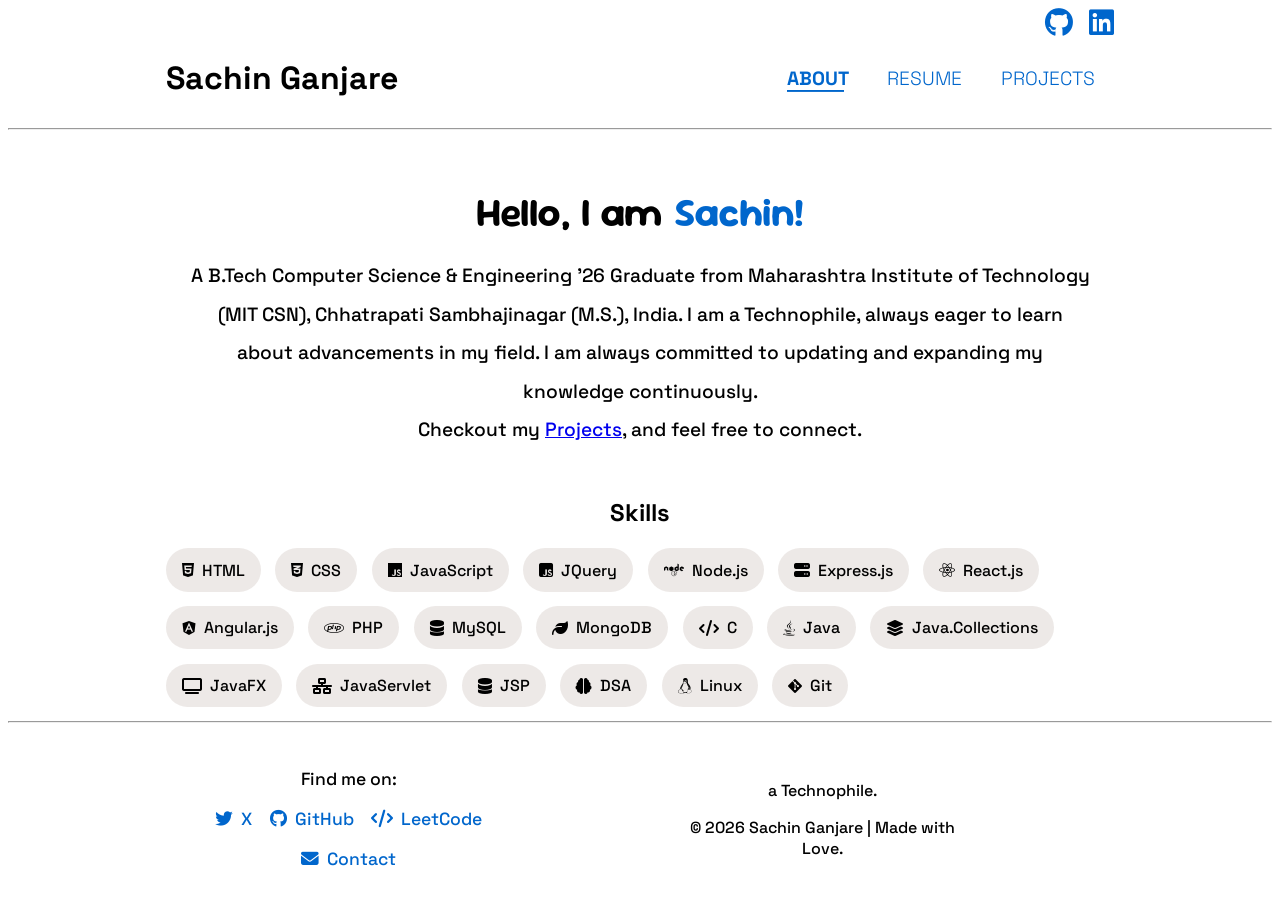
<file: index.html>
<!DOCTYPE html>
<html lang="en">

<head>
    <meta charset="UTF-8">
    <meta name="viewport" content="width=device-width, initial-scale=1.0">
    <title>Portfolio | Sachin Ganjare</title>

    <script>
        document.documentElement.classList.add('js-enabled');
    </script>

    <link rel="stylesheet" href="https://cdnjs.cloudflare.com/ajax/libs/font-awesome/6.7.2/css/all.min.css">
    <link rel="stylesheet" href="./styles.css">
    <script src="https://platform.linkedin.com/badges/js/profile.js" async defer type="text/javascript"></script>
    <script defer src="script.js"></script>
</head>

<body>
    <div id="social-icons">
        <a rel="noopener" href="https://github.com/sachin-ganjare" target="_blank" class="fa-brands fa-github"></a>
        <a rel="noopener" href="https://linkedin.com/in/sachinganjare" target="_blank"
            class="fa-brands fa-linkedin"></a>
    </div>
    <div id="container">
        <header>
            <h1><a href="./index.html">Sachin Ganjare</a></h1>
            <div id="sub-header">
                <nav>
                    <ul>
                        <li><a href="#" class="active">About</a></li>
                        <li><a href="./resume.html">Resume</a></li>
                        <li><a href="./projects.html">Projects</a></li>
                    </ul>
                </nav>
            </div>
        </header>
        <hr>
        <main style="text-align: center;">
            <section id="about">
                <div>
                    <h2><span class="rotor-head">Hello, I am</span><span class="word-rotator slide">
                            <b class="is-visible">Sachin!</b>
                            <b class="is-hidden">a Computer Engineer!</b>
                            <b class="is-hidden">a Developer!</b>
                            <b class="is-hidden">a Creator!</b>
                        </span></h2>
                </div>
                <div class="about-body">
                    <p>A B.Tech Computer Science & Engineering '26 Graduate from Maharashtra Institute of Technology
                        (MIT CSN), Chhatrapati Sambhajinagar (M.S.), India.
                        I am a Technophile, always eager to learn about advancements in my field. I am always committed
                        to
                        updating and expanding my knowledge continuously.
                    </p>
                    <p>Checkout my <a href="./projects.html">Projects</a>, and feel free to connect.</p>
                </div>
            </section>
            <section id="skillset">
                <h2>Skills</h2>
                <div class="capsule-row">
                    <span class="capsule c1"><i class="fa-brands fa-html5"></i> HTML</span>
                    <span class="capsule c1"><i class="fa-brands fa-css3-alt"></i> CSS</span>
                    <span class="capsule c1"><i class="fa-brands fa-js"></i> JavaScript</span>
                    <span class="capsule c1"><i class="fa-brands fa-js-square"></i> JQuery</span>
                    <span class="capsule c1"><i class="fa-brands fa-node"></i> Node.js</span>
                    <span class="capsule c1"><i class="fa-solid fa-server"></i> Express.js</span>
                    <span class="capsule c1"><i class="fa-brands fa-react"></i> React.js</span>
                    <span class="capsule c1"><i class="fa-brands fa-angular"></i> Angular.js</span>
                    <span class="capsule c1"><i class="fa-brands fa-php"></i> PHP</span>
                    <span class="capsule c1"><i class="fa-solid fa-database"></i> MySQL</span>
                    <span class="capsule c1"><i class="fa-solid fa-leaf"></i> MongoDB</span>
                    <span class="capsule c2"><i class="fa-solid fa-code"></i> C</span>
                    <span class="capsule c2"><i class="fa-brands fa-java"></i> Java</span>
                    <span class="capsule c2"><i class="fa-solid fa-layer-group"></i> Java.Collections</span>
                    <span class="capsule c2"><i class="fa-solid fa-tv"></i> JavaFX</span>
                    <span class="capsule c2"><i class="fa-solid fa-network-wired"></i> JavaServlet</span>
                    <span class="capsule c2"><i class="fa-solid fa-database"></i> JSP</span>
                    <span class="capsule c3"><i class="fa-solid fa-brain"></i> DSA</span>
                    <span class="capsule c3"><i class="fa-brands fa-linux"></i> Linux</span>
                    <span class="capsule c3"><i class="fa-brands fa-git-alt"></i> Git</span>
                </div>
            </section>
        </main>
        <div class="clr"></div>
        <hr>
    </div>
    <footer>
        <div class="footer-links">
            <p>Find me on:</p>
            <ul>
                <li><a rel="noopener" href="https://twitter.com/ganjaresachin" target="_blank"><i
                            class="fa-brands fa-twitter"></i>
                        X</a></li>
                <li><a rel="noopener" href="https://github.com/sachin-ganjare" target="_blank"><i
                            class="fa-brands fa-github"></i>
                        GitHub</a></li>
                <li><a rel="noopener" href="https://leetcode.com/u/VYQNFVdo1Z/" target="_blank"><i
                            class="fa fa-code"></i> LeetCode
                    </a></li>
                <li><a rel="noopener" href="mailto:sganjare29@gmail.com"><i class="fa fa-envelope"></i> Contact</a>
                </li>
            </ul>
        </div>

        <div class="footer-bottom">
            <p>a Technophile.</p>
            <p>© 2026 Sachin Ganjare | Made with Love.</p>
        </div>

        <div class="footer-social">
            <div class="badge-base LI-profile-badge" data-locale="en_US" data-size="medium" data-theme="light"
                data-type="HORIZONTAL" data-vanity="sachinganjare" data-version="v1"><a
                    class="badge-base__link LI-simple-link"
                    href="https://in.linkedin.com/in/sachinganjare?trk=profile-badge"></a>
            </div>
        </div>
    </footer>

    <div id="scroll-progress"></div>
</body>

</html>
</file>
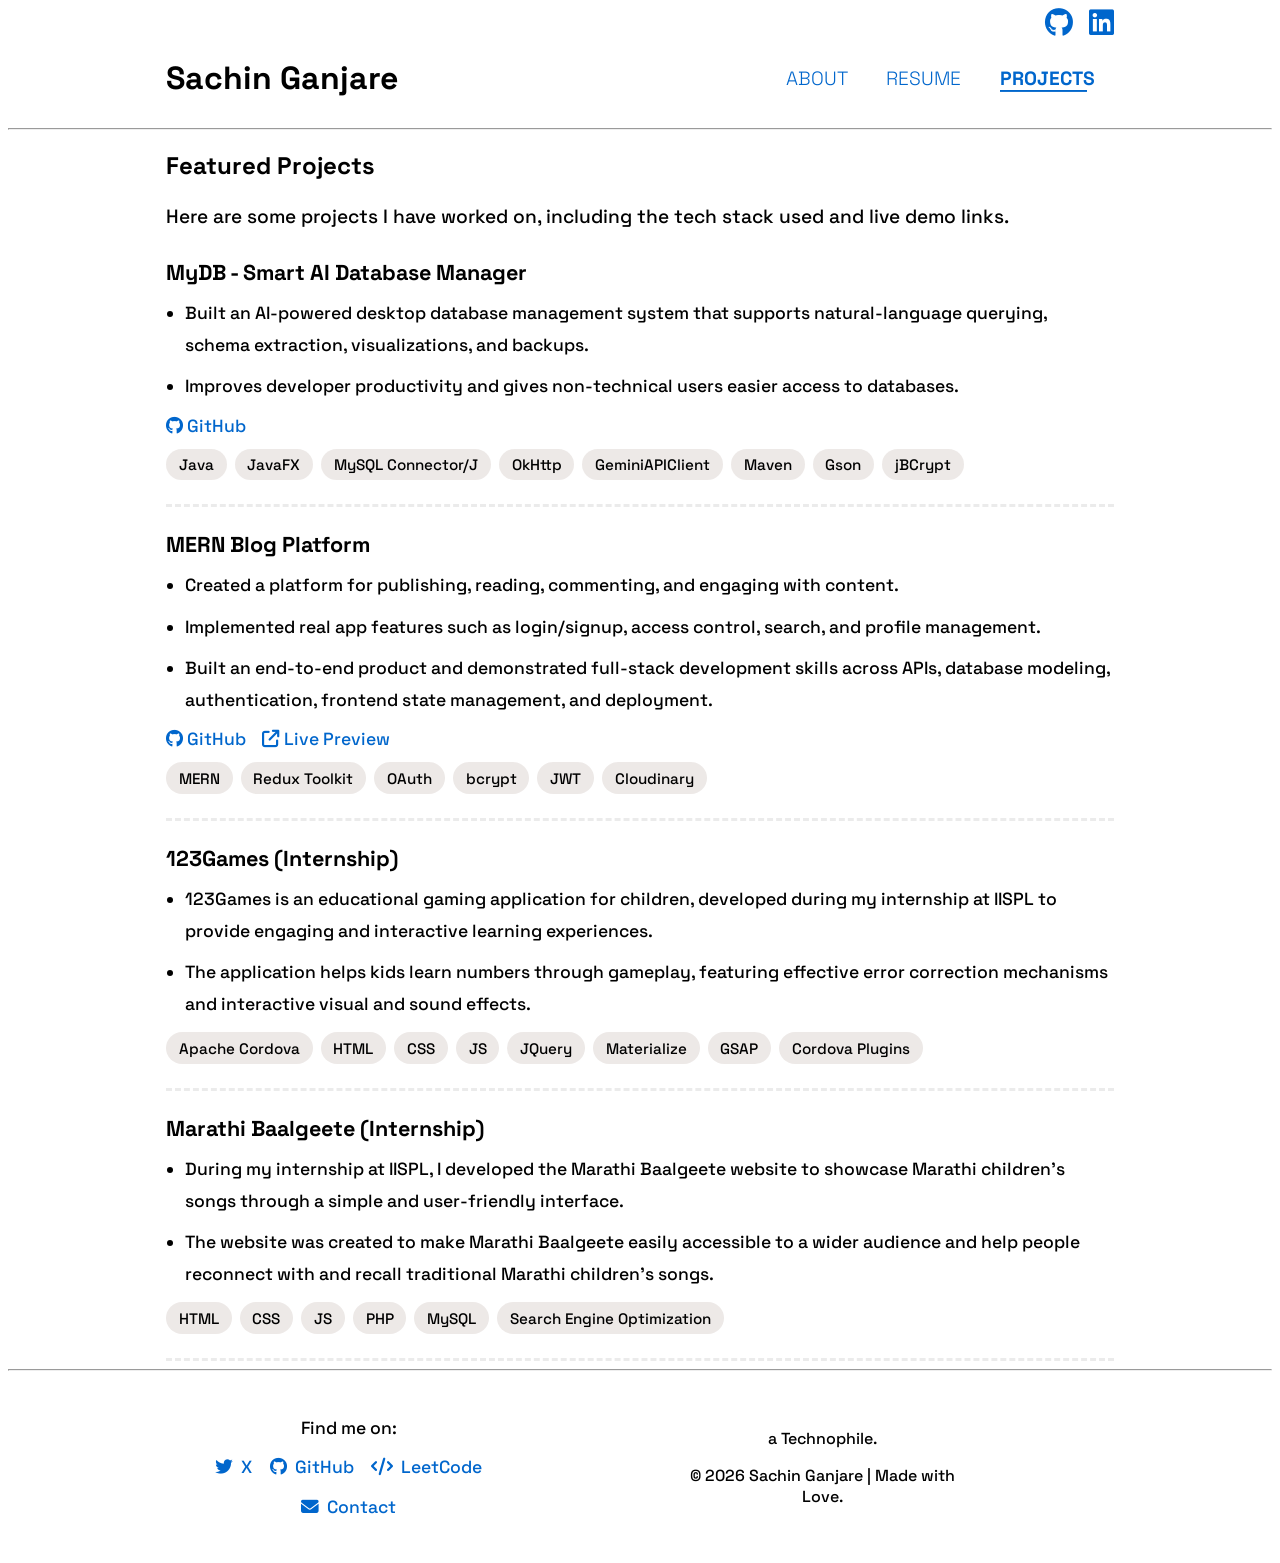
<file: projects.html>
<!DOCTYPE html>
<html lang="en">

<head>
    <meta charset="UTF-8">
    <meta name="viewport" content="width=device-width, initial-scale=1.0">
    <title>Projects | Sachin Ganjare</title>

    <script>
        document.documentElement.classList.add('js-enabled');
    </script>

    <link rel="stylesheet" href="https://cdnjs.cloudflare.com/ajax/libs/font-awesome/6.7.2/css/all.min.css">
    <link rel="stylesheet" href="./styles.css">
    <script src="https://platform.linkedin.com/badges/js/profile.js" async defer type="text/javascript"></script>
    <script defer src="script.js"></script>
</head>

<body>
    <div id="social-icons">
        <a rel="noopener" href="https://github.com/sachin-ganjare" target="_blank" class="fa-brands fa-github"></a>
        <a rel="noopener" href="https://linkedin.com/in/sachinganjare" target="_blank"
            class="fa-brands fa-linkedin"></a>
    </div>
    <div id="container">
        <header>
            <h1><a href="./index.html">Sachin Ganjare</a></h1>
            <div id="sub-header">
                <nav>
                    <ul>
                        <li><a href="./index.html">About</a></li>
                        <li><a href="./resume.html">Resume</a></li>
                        <li><a href="#" class="active">Projects</a></li>
                    </ul>
                </nav>
            </div>
        </header>
        <hr>

        <main>
            <section>
                <article id="projects">
                    <h2>Featured Projects</h2>
                    <p>Here are some projects I have worked on, including the tech stack used and live demo links.</p>

                    <div class="project-grid">
                        <article class="project-card">
                            <h3>MyDB - Smart AI Database Manager</h3>
                            <ul class="project-description">
                                <li>Built an AI-powered desktop database management system that supports
                                    natural-language querying, schema extraction, visualizations, and backups.</li>
                                <li>Improves developer productivity and gives non-technical users easier access to
                                    databases.</li>
                            </ul>
                            <div class="project-links">
                                <a rel="noopener" href="https://github.com/sachin-ganjare/MyDB" target="_blank"><i
                                        class="fa-brands fa-github"></i> GitHub</a>
                            </div>
                            <div class="project-tech">
                                <span>Java</span>
                                <span>JavaFX</span>
                                <span>MySQL Connector/J</span>
                                <span>OkHttp</span>
                                <span>GeminiAPIClient</span>
                                <span>Maven</span>
                                <span>Gson</span>
                                <span>jBCrypt</span>
                            </div>
                        </article>

                        <article class="project-card">
                            <h3>MERN Blog Platform</h3>
                            <ul class="project-description">
                                <li>Created a platform for publishing, reading, commenting, and engaging with content.
                                </li>
                                <li>Implemented real app features such as login/signup, access control, search, and
                                    profile management.</li>
                                <li>Built an end-to-end product and demonstrated full-stack development skills across
                                    APIs, database modeling, authentication, frontend state management, and deployment.
                                </li>
                            </ul>
                            <div class="project-links">
                                <a rel="noopener" href="https://github.com/sachin-ganjare/blog-platform-mern"
                                    target="_blank"><i class="fa-brands fa-github"></i> GitHub</a>
                                <a rel="noopener" href="https://sachinsblog.onrender.com/" target="_blank"><i
                                        class="fa-solid fa-arrow-up-right-from-square"></i> Live Preview</a>
                            </div>
                            <div class="project-tech">
                                <span>MERN</span>
                                <span>Redux Toolkit</span>
                                <span>OAuth</span>
                                <span>bcrypt</span>
                                <span>JWT</span>
                                <span>Cloudinary</span>
                            </div>
                        </article>

                        <article class="project-card">
                            <h3>123Games (Internship)</h3>
                            <ul class="project-description">
                                <li>123Games is an educational gaming application for children, developed during my
                                    internship at IISPL to provide engaging and interactive learning experiences.
                                </li>
                                <li>The application helps kids learn numbers through gameplay, featuring effective error
                                    correction mechanisms and interactive visual and sound effects.
                                </li>
                            </ul>
                            <div class="project-tech">
                                <span>Apache Cordova</span>
                                <span>HTML</span>
                                <span>CSS</span>
                                <span>JS</span>
                                 <span>JQuery</span>
                                 <span>Materialize</span>
                                 <span>GSAP</span>
                                 <span>Cordova Plugins</span>
                            </div>
                        </article>

                        <article class="project-card">
                            <h3>Marathi Baalgeete (Internship)</h3>
                            <ul class="project-description">
                                <li>During my internship at IISPL, I developed the Marathi Baalgeete website to showcase
                                    Marathi children's songs through a simple and user-friendly interface.
                                </li>
                                <li>The website was created to make Marathi Baalgeete easily accessible to a wider
                                    audience and help people reconnect with and recall traditional Marathi children's
                                    songs.
                                </li>
                            </ul>
                            <div class="project-tech">
                                <span>HTML</span>
                                <span>CSS</span>
                                <span>JS</span>
                                <span>PHP</span>
                                <span>MySQL</span>
                                <span>Search Engine Optimization</span>
                            </div>
                        </article>
                    </div>
                </article>
            </section>
        </main>

        <div class="clr"></div>
        <hr>
    </div>

    <footer>
        <div class="footer-links">
            <p>Find me on:</p>
            <ul>
                <li><a rel="noopener" href="https://twitter.com/ganjaresachin" target="_blank"><i
                            class="fa-brands fa-twitter"></i>
                        X</a></li>
                <li><a rel="noopener" href="https://github.com/sachin-ganjare" target="_blank"><i
                            class="fa-brands fa-github"></i>
                        GitHub</a></li>
                <li><a rel="noopener" href="https://leetcode.com/u/VYQNFVdo1Z/" target="_blank"><i
                            class="fa fa-code"></i> LeetCode
                    </a></li>
                <li><a rel="noopener" href="mailto:sganjare29@gmail.com"><i class="fa fa-envelope"></i> Contact</a>
                </li>
            </ul>
        </div>

        <div class="footer-bottom">
            <p>a Technophile.</p>
            <p>© 2026 Sachin Ganjare | Made with Love.</p>
        </div>

        <div class="footer-social">
            <div class="badge-base LI-profile-badge" data-locale="en_US" data-size="medium" data-theme="light"
                data-type="HORIZONTAL" data-vanity="sachinganjare" data-version="v1"><a
                    class="badge-base__link LI-simple-link"
                    href="https://in.linkedin.com/in/sachinganjare?trk=profile-badge"></a>
            </div>
        </div>
    </footer>

    <div id="scroll-progress"></div>
</body>

</html>
</file>
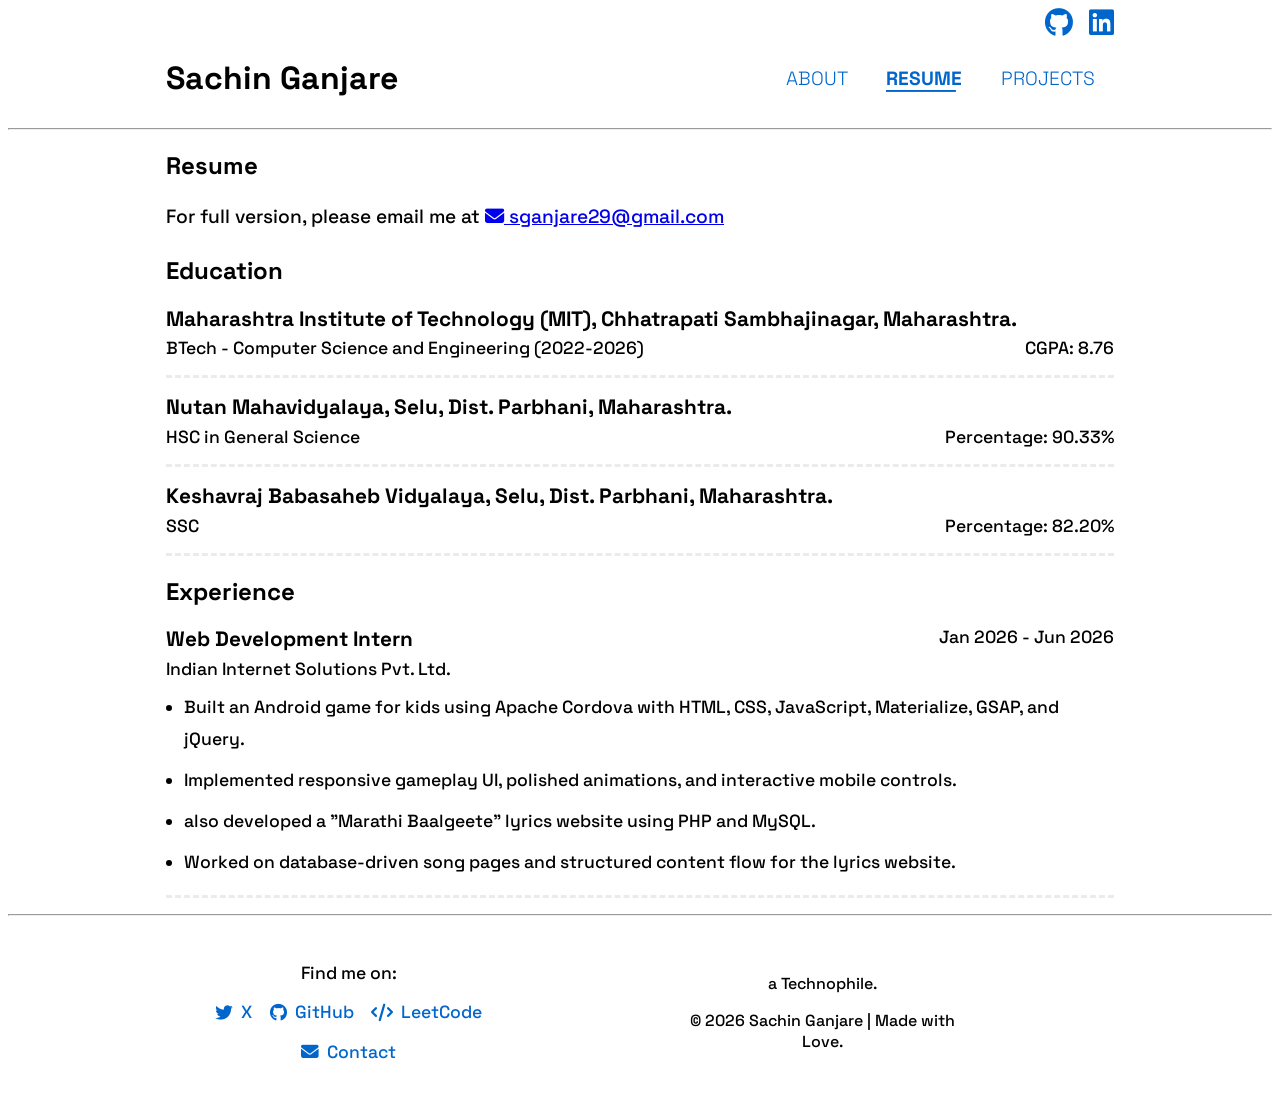
<file: resume.html>
<!DOCTYPE html>
<html lang="en">

<head>
    <meta charset="UTF-8">
    <meta name="viewport" content="width=device-width, initial-scale=1.0">
    <title>Portfolio | Sachin Ganjare</title>

    <script>
        document.documentElement.classList.add('js-enabled');
    </script>

    <link rel="stylesheet" href="https://cdnjs.cloudflare.com/ajax/libs/font-awesome/6.7.2/css/all.min.css">
    <link rel="stylesheet" href="./styles.css">
    <script src="https://platform.linkedin.com/badges/js/profile.js" async defer type="text/javascript"></script>
    <script defer src="script.js"></script>
</head>

<body>
    <div id="social-icons">
        <a rel="noopener" href="https://github.com/sachin-ganjare" target="_blank" class="fa-brands fa-github"></a>
        <a rel="noopener" href="https://linkedin.com/in/sachinganjare" target="_blank"
            class="fa-brands fa-linkedin"></a>
    </div>
    <div id="container">
        <header>
            <h1><a href="./index.html">Sachin Ganjare</a></h1>
            <div id="sub-header">
                <nav>
                    <ul>
                        <li><a href="./index.html">About</a></li>
                        <li><a href="#" class="active">Resume</a></li>
                        <li><a href="./projects.html">Projects</a></li>
                    </ul>
                </nav>
            </div>
        </header>
        <hr>

        <main>
            <section id="resume">
                <div>
                    <h2>Resume</h2>
                    <p>For full version, please email me at <a href="mailto:sganjare29@gmail.com"><span class=""><i
                                    class="fa-solid fa-envelope"></i> sganjare29@gmail.com</span></a> </p>
                </div>
            </section>
            <article id="education">
                <h2>Education</h2>
                <div class="education-item">
                    <div class="education-name">Maharashtra Institute of Technology (MIT), Chhatrapati
                        Sambhajinagar, Maharashtra.</div>
                    <div class="education-details">
                        <span class="education-degree">BTech - Computer Science and Engineering (2022-2026)</span>
                        <span class="education-score">CGPA: 8.76</span>
                    </div>
                </div>
                <div class="education-item">
                    <div class="education-name">Nutan Mahavidyalaya, Selu, Dist. Parbhani, Maharashtra.</div>
                    <div class="education-details">
                        <span class="education-degree">HSC in General Science</span>
                        <span class="education-score">Percentage: 90.33%</span>
                    </div>
                </div>
                <div class="education-item">
                    <div class="education-name">Keshavraj Babasaheb Vidyalaya, Selu, Dist. Parbhani, Maharashtra.
                    </div>
                    <div class="education-details">
                        <span class="education-degree">SSC</span>
                        <span class="education-score">Percentage: 82.20%</span>
                    </div>
                </div>
            </article>

            <article id="experience">
                <h2>Experience</h2>
                <div class="experience-card">
                    <div class="experience-header">
                        <div class="experience-role">
                            <h3>Web Development Intern</h3>
                            <span>Indian Internet Solutions Pvt. Ltd.</span>
                        </div>
                        <span class="experience-duration">Jan 2026 - Jun 2026 </span>
                    </div>
                    <ul class="experience-highlights">
                        <li>Built an Android game for kids using Apache Cordova with HTML, CSS, JavaScript, Materialize,
                            GSAP,
                            and jQuery.</li>
                        <li>Implemented responsive gameplay UI, polished animations, and interactive mobile controls.
                        </li>
                        <li>also developed a "Marathi Baalgeete" lyrics website using PHP and MySQL.</li>
                        <li>Worked on database-driven song pages and structured content flow for the lyrics website.
                        </li>
                    </ul>
                </div>
            </article>
        </main>
        <div class="clr"></div>
        <hr>
    </div>
    <footer>
        <div class="footer-links">
            <p>Find me on:</p>
            <ul>
                <li><a rel="noopener" href="https://twitter.com/ganjaresachin" target="_blank"><i
                            class="fa-brands fa-twitter"></i>
                        X</a></li>
                <li><a rel="noopener" href="https://github.com/sachin-ganjare" target="_blank"><i
                            class="fa-brands fa-github"></i>
                        GitHub</a></li>
                <li><a rel="noopener" href="https://leetcode.com/u/VYQNFVdo1Z/" target="_blank"><i
                            class="fa fa-code"></i> LeetCode
                    </a></li>
                <li><a rel="noopener" href="mailto:sganjare29@gmail.com"><i class="fa fa-envelope"></i> Contact</a>
                </li>
            </ul>
        </div>

        <div class="footer-bottom">
            <p>a Technophile.</p>
            <p>© 2026 Sachin Ganjare | Made with Love.</p>
        </div>

        <div class="footer-social">
            <div class="badge-base LI-profile-badge" data-locale="en_US" data-size="medium" data-theme="light"
                data-type="HORIZONTAL" data-vanity="sachinganjare" data-version="v1"><a
                    class="badge-base__link LI-simple-link"
                    href="https://in.linkedin.com/in/sachinganjare?trk=profile-badge"></a>
            </div>
        </div>
    </footer>

    <div id="scroll-progress"></div>
</body>

</html>
</file>
<file: styles.css>
/* Universal CSS */
@import url('https://fonts.googleapis.com/css2?family=Sour+Gummy:ital,wght@0,100..900;1,100..900&family=Space+Grotesk:wght@300..700&display=swap');


:root {
  --color-primary: #0066CC;
  --color-secondary: #0099FF;
  --color-white: #ffffff;
  --color-capsule-bg: rgba(237, 233, 230, 0.96);
  --color-border: rgba(0, 0, 0, 0.08);
}

::selection {
  background: var(--color-primary);
  color: var(--color-white);
}

body {
  font-family: "Space Grotesk", sans-serif;
  font-optical-sizing: auto;
  font-weight: 500;
  font-style: normal;
  font-variation-settings:
    "GRAD" 0;
  box-sizing: border-box;
}

/* Header Component */
#social-icons {
    display: flex;
    margin: auto;
    right: 5px;
    align-items: right;
    justify-content: right;
    gap: 1rem;
    width: 75%;
    font-size:1.8rem;
}
header {
  display: flex;
  justify-content: space-between;
  width: 75%;
  align-items: center;
  margin: 0 auto;
}

header h1 a {
  text-decoration: none;
  color: inherit;
}

#sub-header {
  justify-items: right;
  display: inline-grid;
  gap: 5px;
}

#social-icons a {
  text-decoration: none;
  color: var(--color-primary);
}

#social-icons a:hover {
  color: var(--color-accent);
}

nav {
  display: flex;
  justify-content: flex-end;
  width: 100%;
}

nav ul {
  display: flex;
  align-items: center;
  justify-content: flex-end;
}

nav li {
  list-style: none;
}


@keyframes underline-link {
  0% {
    background-size: 0% .1em;
  }

  to {
    background-size: var(--to) .1em;
  }
}

nav li a {
  color: var(--color-primary);
  text-decoration: none;

  padding-bottom: 0.2em;
  margin: 0 1em;

  text-transform: uppercase;
  font-size: 1.2rem;
  font-weight: 300;
  
  position: relative;

  /* underline effect */
  background-image: linear-gradient(
    to right,
    var(--color-primary) 0%,
    var(--color-primary) 100%
  );

  background-repeat: no-repeat;
  background-position: 0 90%;
  background-size: 0% 0.1em;

  transition:
    transform 160ms ease,
    font-weight 160ms ease;
}

nav li a:hover,
nav li a:focus {
  animation: underline-link 0.2s forwards;
  font-weight: 700;
  --to: 92%;
}

.active {
  font-weight: 700;
  background-size: 92% 0.1em;
  transform: scale(1.08);
}

main {
  width: 75%;
  justify-content: center;
  align-items: center;
  margin: auto;
}

#about {
  padding: 1.75rem 1.5rem;
  display: flex;
  flex-direction: column;
  justify-content: center;
  align-items: center;
  text-align: center;
}

#about p {
  font-size: 1.2rem;
  margin: 0;
  line-height: 2;
}

.capsule-row {
  display: flex;
  flex-wrap: wrap;
  gap: 0.9rem;
  margin-bottom: 0.85rem;
}

.capsule {
  display: flex;
  align-items: center;
  gap: 0.5rem;
  padding: 0.7rem 1rem;
  border-radius: 999px;
  background: var(--color-capsule-bg);
  transition: transform 180ms ease, background-color 180ms ease, color 180ms ease;
}


.c1:hover {
  color: var(--color-white);
  background: var(--color-primary);
}

.c2:hover {
  color: var(--color-white);
  background: var(--color-primary);
}

.c3:hover {
  color: var(--color-white);
  background: var(--color-primary);
}

.clr {
  clear: both;
}

/* Footer Styles*/

/* Footer Component */
footer {
  width: 75%;
  margin: auto;
  display: flex;
  text-align: center;
  align-items: center;
  gap: 15%;
  padding: 20px 0;
}

.footer-links {
  font-size: 1.1rem;
}

.footer-links ul {
  display: flex;
  flex-wrap: wrap;
  justify-content: center;
  gap: 1em;
  padding: 0;
}

.footer-links li {
  list-style: none;
}

.footer-links a {
  text-decoration: none;
  display: flex;
  align-items: center;
  gap: 8px;
  color: var(--color-primary);
  font-weight: 500;
  transition: color 150ms ease;
}

.footer-links a:hover {
  text-decoration: underline;
}

.footer-bottom {
  font-size: 1rem;
}


.rotor-head {
  font-family: "Sour Gummy", cursive;
  font-size: 2.5rem;
}

#about h2 {
  display: inline-flex;
  align-items: center;
  justify-content: center;
  flex-wrap: wrap;
}
/* Word Rotor */
.word-rotator {
  position: relative;
  display: inline-block;
  overflow: hidden;
  height: 1.25em;
  vertical-align: middle;
  font-family: "Sour Gummy", cursive;
  font-size: 2.5rem;
  text-align: left;
  box-sizing: border-box;
  width: 120px;
  transition: width 0.5s cubic-bezier(0.76, 0, 0.24, 1);
  margin-left: 0.3em;
  color: var(--color-primary);
}

.word-rotator b {
  position: absolute;
  left: 0;
  top: 0;
  white-space: nowrap;
  transition: transform 0.5s ease, opacity 0.5s ease;
  padding: 0;
  box-sizing: border-box;
  line-height: 1.25em;
  width: auto;
  font-weight: inherit;
}

.word-rotator b.is-hidden {
  opacity: 0;
  transform: translateY(100%);
}

.word-rotator b.is-visible {
  opacity: 1;
  transform: translateY(0);
}


/* Responsive Media Screen */
@media (max-width:900px) {
  nav ul {
    display: flow !important;
  }

  .footer-social {
    display: none;
  }

  .rotor-head {
    font-size: 2rem;
  }

  .word-rotator {
    font-size: 2rem;
  }
}

@media (max-width: 600px) {
  footer {
    flex-direction: column;
    gap: 1em;
    padding: 10px 2%;
    font-size: 1em;
    text-align: center;
  }

  .footer-bottom {
    margin-top: 1em;
    font-size: 0.95em;
  }

  .rotor-head {
    font-size: 1.4rem;
  }

  .word-rotator {
    font-size: 1.4rem;
  }
}



/* Project Page */
.project-grid {
  display: flex;
  flex-direction: column;
  gap: 1.5rem;
  margin-top: 1.5rem;
}

.project-card {
  padding-bottom: 1.5rem;
  border-bottom: 3px dashed var(--color-border);
}

#projects p {
  font-size: 1.2rem;
  line-height: 1.8;
  margin: 0.5rem 0 1.5rem 0;
}

.project-card h3 {
  margin: 0 0 0.5rem 0;
  font-size: 1.35rem;
}

.project-description {
  margin: 0.75rem 0;
  padding-left: 1.2rem;
}

.project-description li {
  line-height: 1.8;
  margin-bottom: 0.6rem;
  font-size: 1.1rem;
}

.project-description li:last-child {
  margin-bottom: 0;
}

.project-links {
  margin: 0.75rem 0;
  display: flex;
  gap: 1rem;
}

.project-links a {
  color: var(--color-primary);
  text-decoration: none;
  font-size: 1.1rem;
  font-weight: 500;
}

.project-links a:hover {
  text-decoration: underline;
}

.project-tech {
  display: flex;
  flex-wrap: wrap;
  gap: 0.5rem;
  margin-top: 0.75rem;
}

.project-tech span {
  padding: 0.4rem 0.8rem;
  border-radius: 999px;
  background: var(--color-capsule-bg);
  font-size: 0.95rem;
  transition: transform 180ms ease, background-color 180ms ease, color 180ms ease;
}

.project-tech span:hover {
  color: var(--color-white);
  background: var(--color-primary);
}

/* Resume page */
#resume p {
  font-size: 1.2rem;
  line-height: 1.8;
}

.education-item,
.experience-card {
  margin-bottom: 1rem;
  padding-bottom: 1rem;
  border-bottom: 3px dashed var(--color-border);
}

.education-name {
  font-size: 1.3rem;
  font-weight: bold;
  margin: 0 0 0.35rem;
}

.experience-role h3 {
  font-size: 1.3rem;
  margin: 0 0 0.35rem;
}

.education-details,
.experience-header {
  display: flex;
  justify-content: space-between;
  gap: 0.75rem;
  flex-wrap: wrap;
  font-size: 1.1rem;
}

.experience-highlights {
  margin: 0.75rem 0 0;
  padding-left: 1.1rem;
}

.experience-highlights li {
  line-height: 1.8;
  margin-bottom: 0.6rem;
  font-size: 1.1rem;
}

.experience-highlights li:last-child {
  margin-bottom: 0;
}

@media (max-width: 640px) {
  .education-details,
  .experience-header {
    flex-direction: column;
  }
}

/* Scroll Progress Bar */
#scroll-progress {
  position: fixed;
  top: 0;
  left: 0;
  height: 4px;
  background: linear-gradient(90deg, var(--color-primary), var(--color-secondary));
  width: 0%;
  z-index: 9999;
  transition: width 0.05s ease-out;
}

/* Page Transitions */
.js-enabled main {
  clip-path: polygon(0 0, 100% 0, 100% 0, 0 0);
  transition: clip-path 0.4s cubic-bezier(0.76, 0, 0.24, 1);
}
.js-enabled main.page-loaded {
  clip-path: polygon(0 0, 100% 0, 100% 100%, 0 100%); 
}
.js-enabled main.page-exit {
  clip-path: polygon(0 100%, 100% 100%, 100% 100%, 0 100%);
}
</file>
